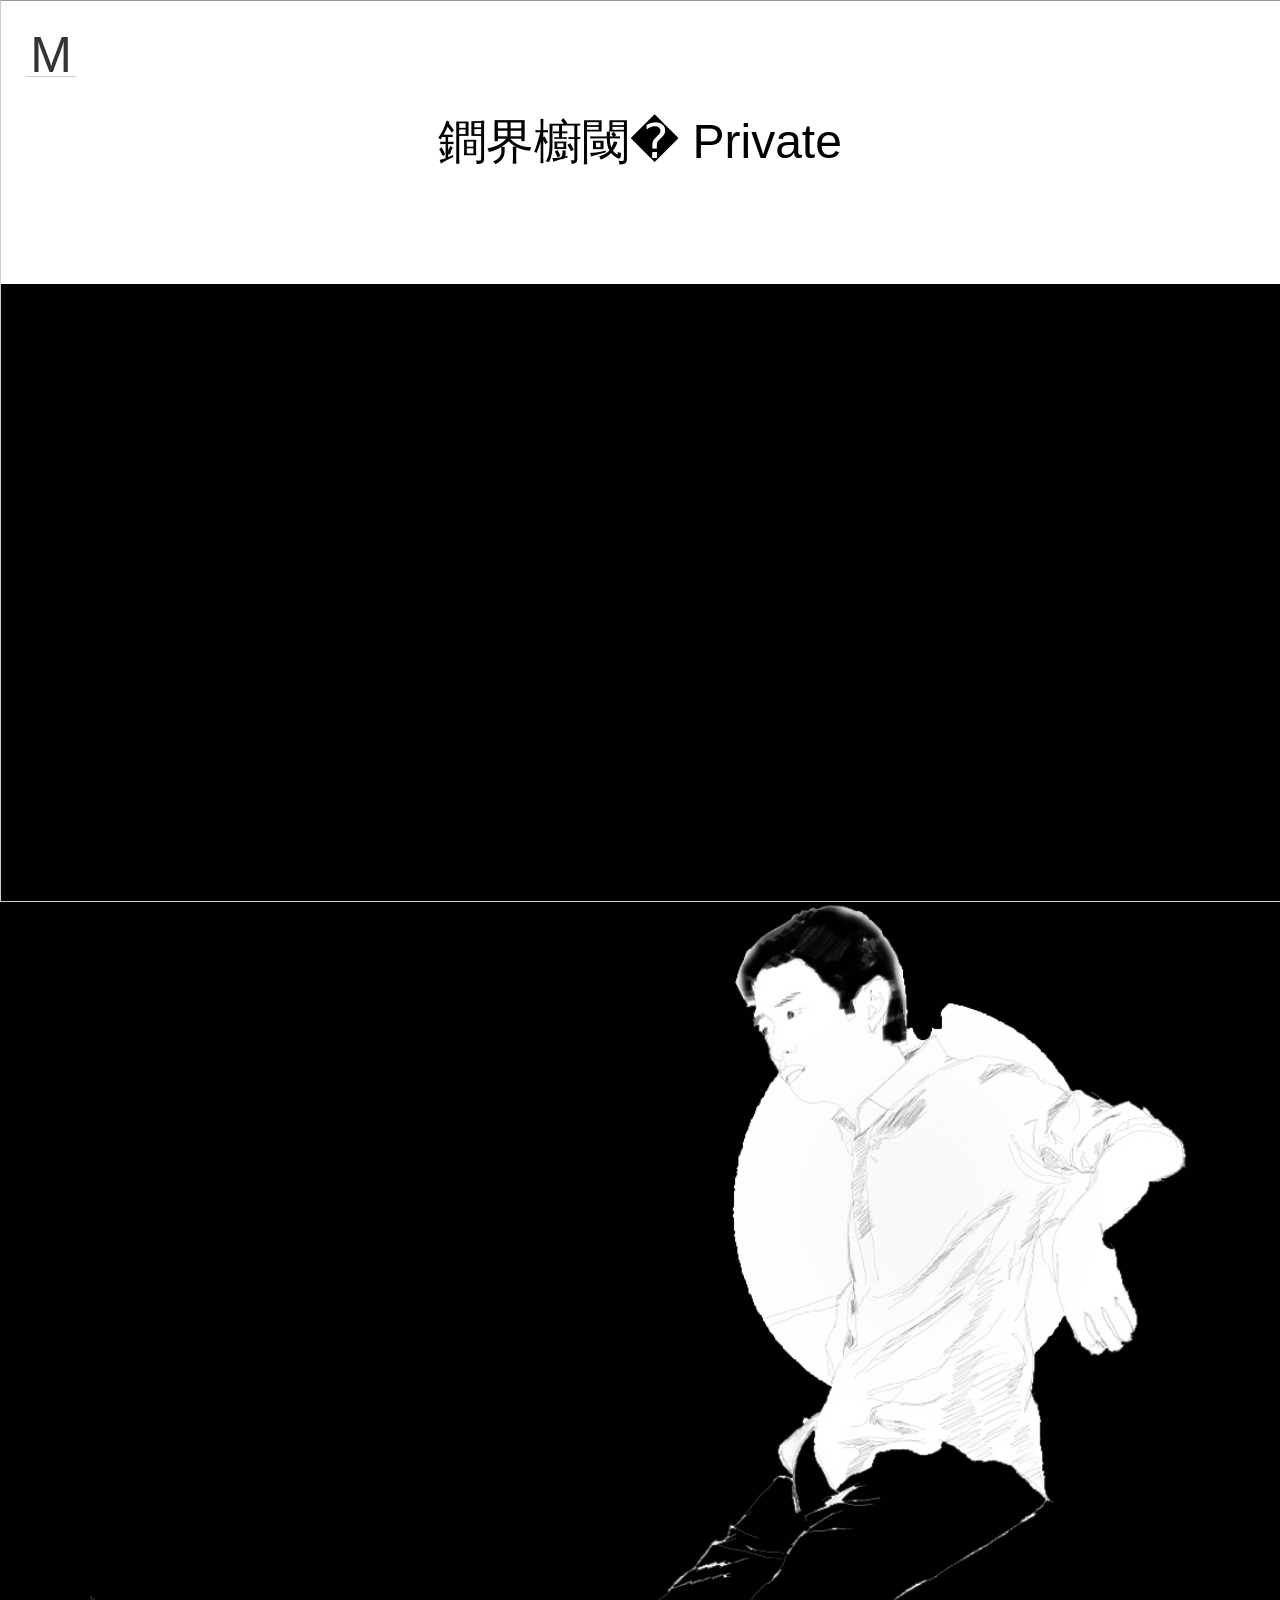
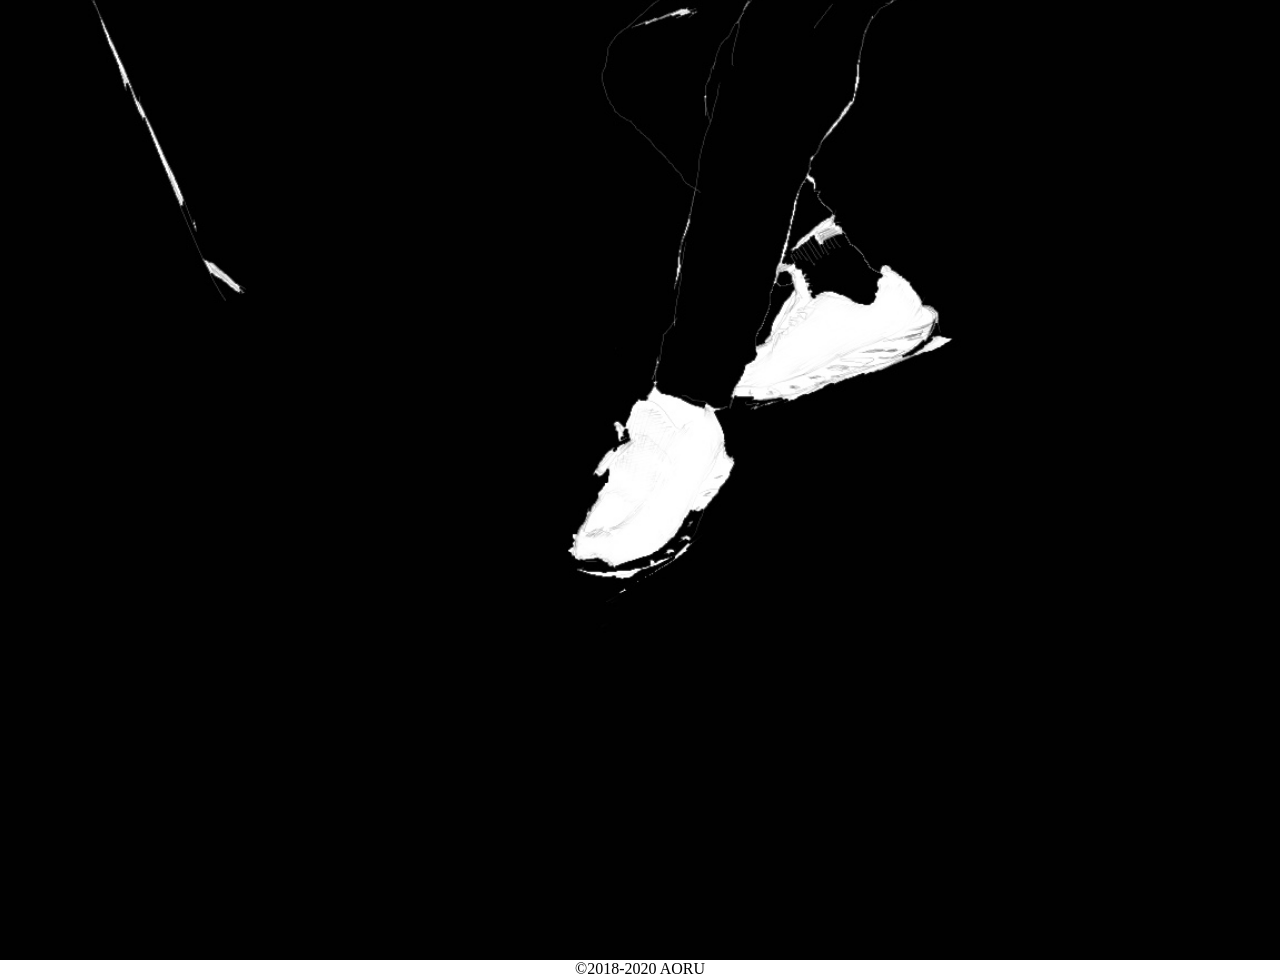
<file: About.html>
<head>
<link href="bdm.ico" mce_href="bdm.ico" rel="bookmark" type="image/x-icon" /> 
<link href="bdm.ico" mce_href="bdm.ico" rel="icon" type="image/x-icon" /> 
<link href="bdm.ico" mce_href="bdm.ico" rel="shortcut icon" type="image/x-icon" />
<meta http-equiv="Content-Type" content="text/html; charset=gb2312" />
<title>::AORU::白登铭 Private-关于</title>
<style type="text/css">
<!--
.STYLE1 {font-family: Arial, Helvetica, sans-serif}
	font-family: Arial, Helvetica, sans-serif;
	color: #000000;
}
a:visited {
	color: #000000;
	text-decoration: none;
}
a:hover {
	color: #999999;
	text-decoration: none;
}
a:active {
	color: #000000;
	text-decoration: none;
}
a:link {
	text-decoration: none;
	font-size: 10px;
	text-align: center;
}
.STYLE3 {
	font-size: large;
	font-weight: bold;
}
body {
	margin-top: 0px;
	margin-left: 0px;
	margin-right: 0px;

	background-repeat: repeat-x;
}
.STYLE12 {font-size: 13px}
.d1 {
	text-align: center;
}
.d1 {
	font-size: 36px;
	font-family: Verdana, Geneva, sans-serif;
}
p {
	text-align: center;
}
#master {
	text-align: center;
	margin-bottom: 0px;
}
.d1 {
	font-size: 72px;
	color: #F00;
}
#CollapsiblePanel1 .CollapsiblePanelContent table tr td {
	text-align: center;
	background-color: #FFF;
	font-size: 50px;
	font-weight: normal;
}
#CollapsiblePanel1 .CollapsiblePanelContent table {
	font-family: Verdana, Geneva, sans-serif;
	font-size: 25px;
}
td {
	text-align: left;
	font-family: Verdana, Geneva, sans-serif;
}
body p {
	font-size: 36px;
}
body p {
	text-align: left;
}
body p {
	text-align: center;
	font-family: Arial, Helvetica, sans-serif;
	font-size: 48px;
}
-->
</style>
<link href="SpryCollapsiblePanel.css" rel="stylesheet" type="text/css">
<script src="SpryCollapsiblePanel.js" type="text/javascript"></script>
<body>

<style>
html{height:100%; width:100%}
body{height:100%; width:100%}
.CollapsiblePanel{ height:100%;width:100%;
	
	position:fixed;
	top:0;	
	}

 </style>
<div id="CollapsiblePanel1" class="CollapsiblePanel">
  <div class="CollapsiblePanelTab" border="0" >M</div>
  <div class="CollapsiblePanelContent"><table width="600"  border="0" align="center" cellpadding="25" cellspacing="0">
  <tr>
    <td><a href="index.html">首页</a></td>
  </tr>
  <tr>
    <td><a href="About.html">关于</a></td>
  </tr>
  <tr>
    <td><a href="Work.html">内容</a></td>
  </tr>
  <tr>
    <td><a href="Contact.html">联系</a></td>
  </tr>
</table>
</div>
</div>
<table width="100%"  border="0" align="center" cellpadding="10" cellspacing="100" top="0">
  <tr>
    <td align="center" valign="middle"></a>
    <p>白登铭
     Private</p>
    <p></p>
 </td>
	</tr>
  </table>
  <img src="BDMPIC.jpg" width="100%" height="width">
<style>
html{width:100%}
body{width:100%}
 #master {width:100%;
      
      bottom:0;
      text-align :center;

        }

  </style>
<div id="master" >

&copy;2018-2020 AORU

</div>
<script type="text/javascript">
var CollapsiblePanel1 = new Spry.Widget.CollapsiblePanel("CollapsiblePanel1", {contentIsOpen:false, enableAnimation:false});
</script>
</body>
</file>
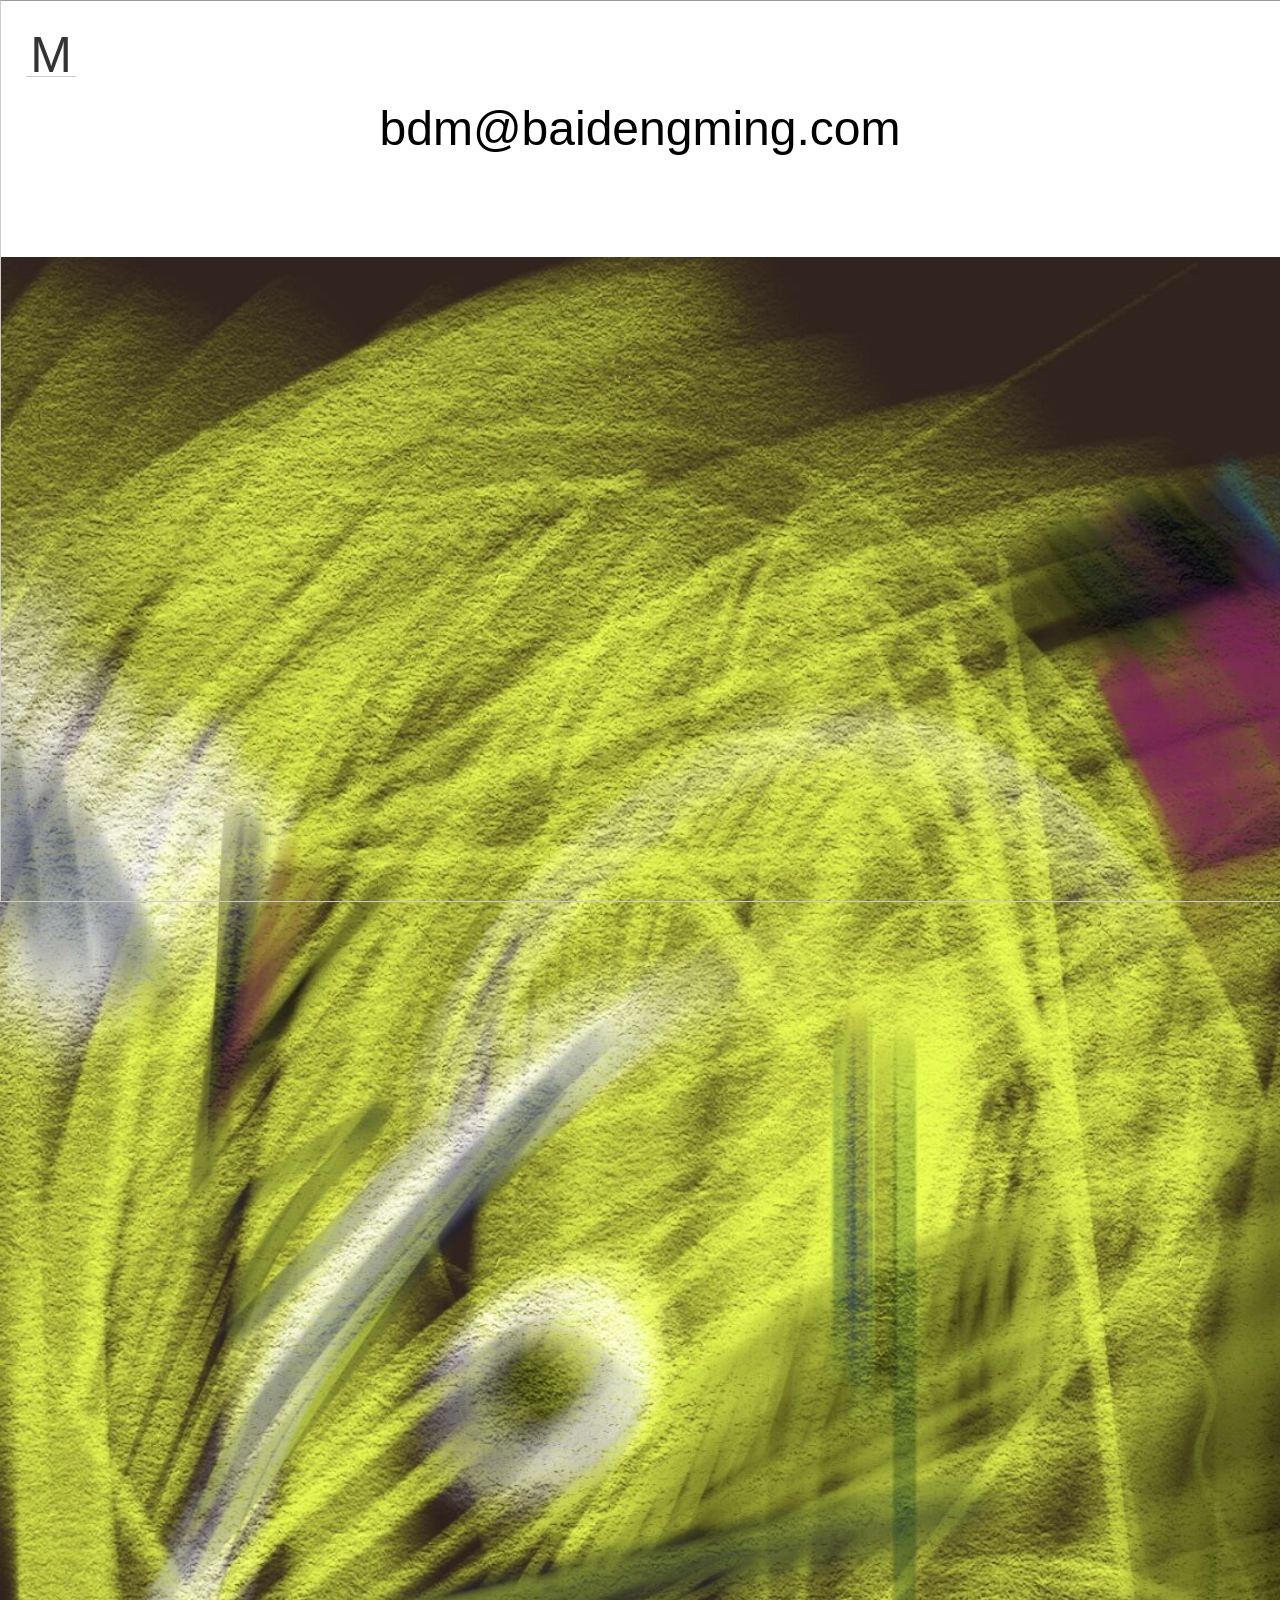
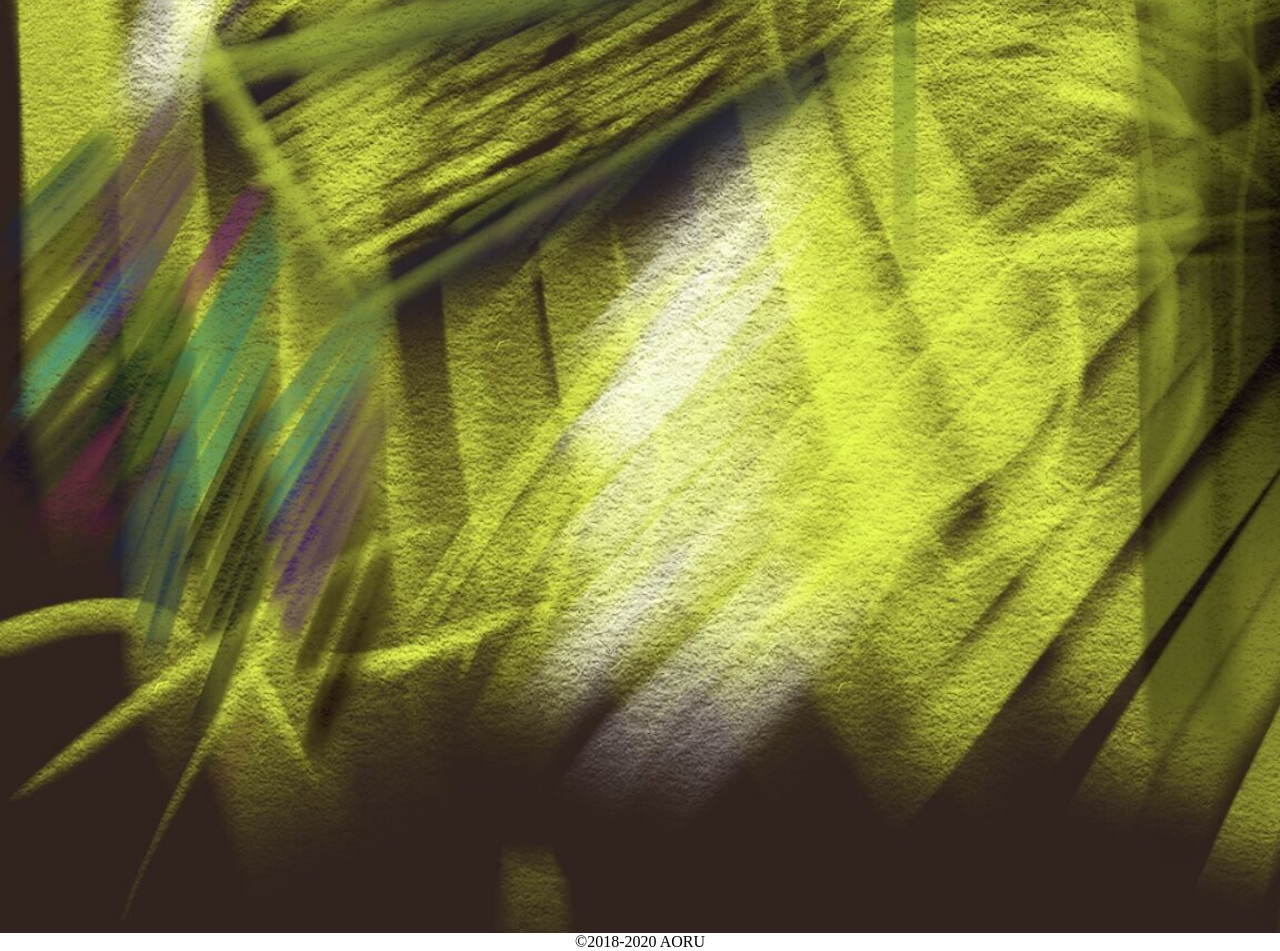
<file: Contact.html>
<head>
<link href="bdm.ico" mce_href="bdm.ico" rel="bookmark" type="image/x-icon" /> 
<link href="bdm.ico" mce_href="bdm.ico" rel="icon" type="image/x-icon" /> 
<link href="bdm.ico" mce_href="bdm.ico" rel="shortcut icon" type="image/x-icon" />
<meta http-equiv="Content-Type" content="text/html; charset=gb2312" />
<title>::AORU::白登铭 Private-联系</title>
<style type="text/css">
<!--
.STYLE1 {font-family: Arial, Helvetica, sans-serif}
	font-family: Arial, Helvetica, sans-serif;
	color: #000000;
}
a:visited {
	color: #000000;
	text-decoration: none;
}
a:hover {
	color: #999999;
	text-decoration: none;
}
a:active {
	color: #000000;
	text-decoration: none;
}
a:link {
	text-decoration: none;
	font-size: 10px;
	text-align: center;
}
.STYLE3 {
	font-size: large;
	font-weight: bold;
}
body {
	margin-top: 0px;
	margin-left: 0px;
	margin-right: 0px;

	background-repeat: repeat-x;
}
.STYLE12 {font-size: 13px}
.d1 {
	text-align: center;
}
.d1 {
	font-size: 36px;
	font-family: Verdana, Geneva, sans-serif;
}
p {
	text-align: center;
}
#master {
	text-align: center;
	margin-bottom: 0px;
}
.d1 {
	font-size: 72px;
	color: #F00;
}
#CollapsiblePanel1 .CollapsiblePanelContent table tr td {
	text-align: center;
	background-color: #FFF;
	font-size: 50px;
	font-weight: normal;
}
#CollapsiblePanel1 .CollapsiblePanelContent table {
	font-family: Verdana, Geneva, sans-serif;
	font-size: 25px;
}
td {
	text-align: left;
	font-family: Verdana, Geneva, sans-serif;
}
body p {
	font-size: 36px;
}
body p {
	text-align: left;
}
body p {
	text-align: justify;
}
body p {
	font-family: Arial, Helvetica, sans-serif;
	text-align: center;
}
body table tr td {
	font-family: Arial, Helvetica, sans-serif;
}
body table tr td {
	text-align: center;
}
body table tr td {
	font-size: 36px;
}
body table tr td {
	font-size: 48px;
}
-->
</style>
<link href="SpryCollapsiblePanel.css" rel="stylesheet" type="text/css">
<script src="SpryCollapsiblePanel.js" type="text/javascript"></script>
<body>

<style>
html{height:100%; width:100%}
body{height:100%; width:100%}
.CollapsiblePanel{ height:100%;width:100%;
	
	position:fixed;
	top:0;	
	}

 </style>
<div id="CollapsiblePanel1" class="CollapsiblePanel">
  <div class="CollapsiblePanelTab" border="0" >M</div>
  <div class="CollapsiblePanelContent"><table width="600"  border="0" align="center" cellpadding="25" cellspacing="0">
  <tr>
    <td><a href="index.html">首页</a></td>
  </tr>
  <tr>
    <td><a href="About.html">关于</a></td>
  </tr>
  <tr>
    <td><a href="Work.html">内容</a></td>
  </tr>
  <tr>
    <td><a href="Contact.html">联系</a></td>
  </tr>
</table>
</div>
</div>
<table width="100%"  border="0" align="center" cellspacing="100" top="0">
  <tr>
    <td nowrap></a>bdm@baidengming.com
      <p></p>
	    <p></p></td>
    
     
  </tr>
  </table>
  <img src="bar4.jpg" width="100%" height="width" align="center">
<style>
html{width:100%}
body{width:100%}
 #master {width:100%;
      
      bottom:0;
      text-align :center;

        }

  </style>
<div id="master" >

&copy;2018-2020 AORU

</div>
<script type="text/javascript">
var CollapsiblePanel1 = new Spry.Widget.CollapsiblePanel("CollapsiblePanel1", {contentIsOpen:false, enableAnimation:false});
</script>
</body>
</file>
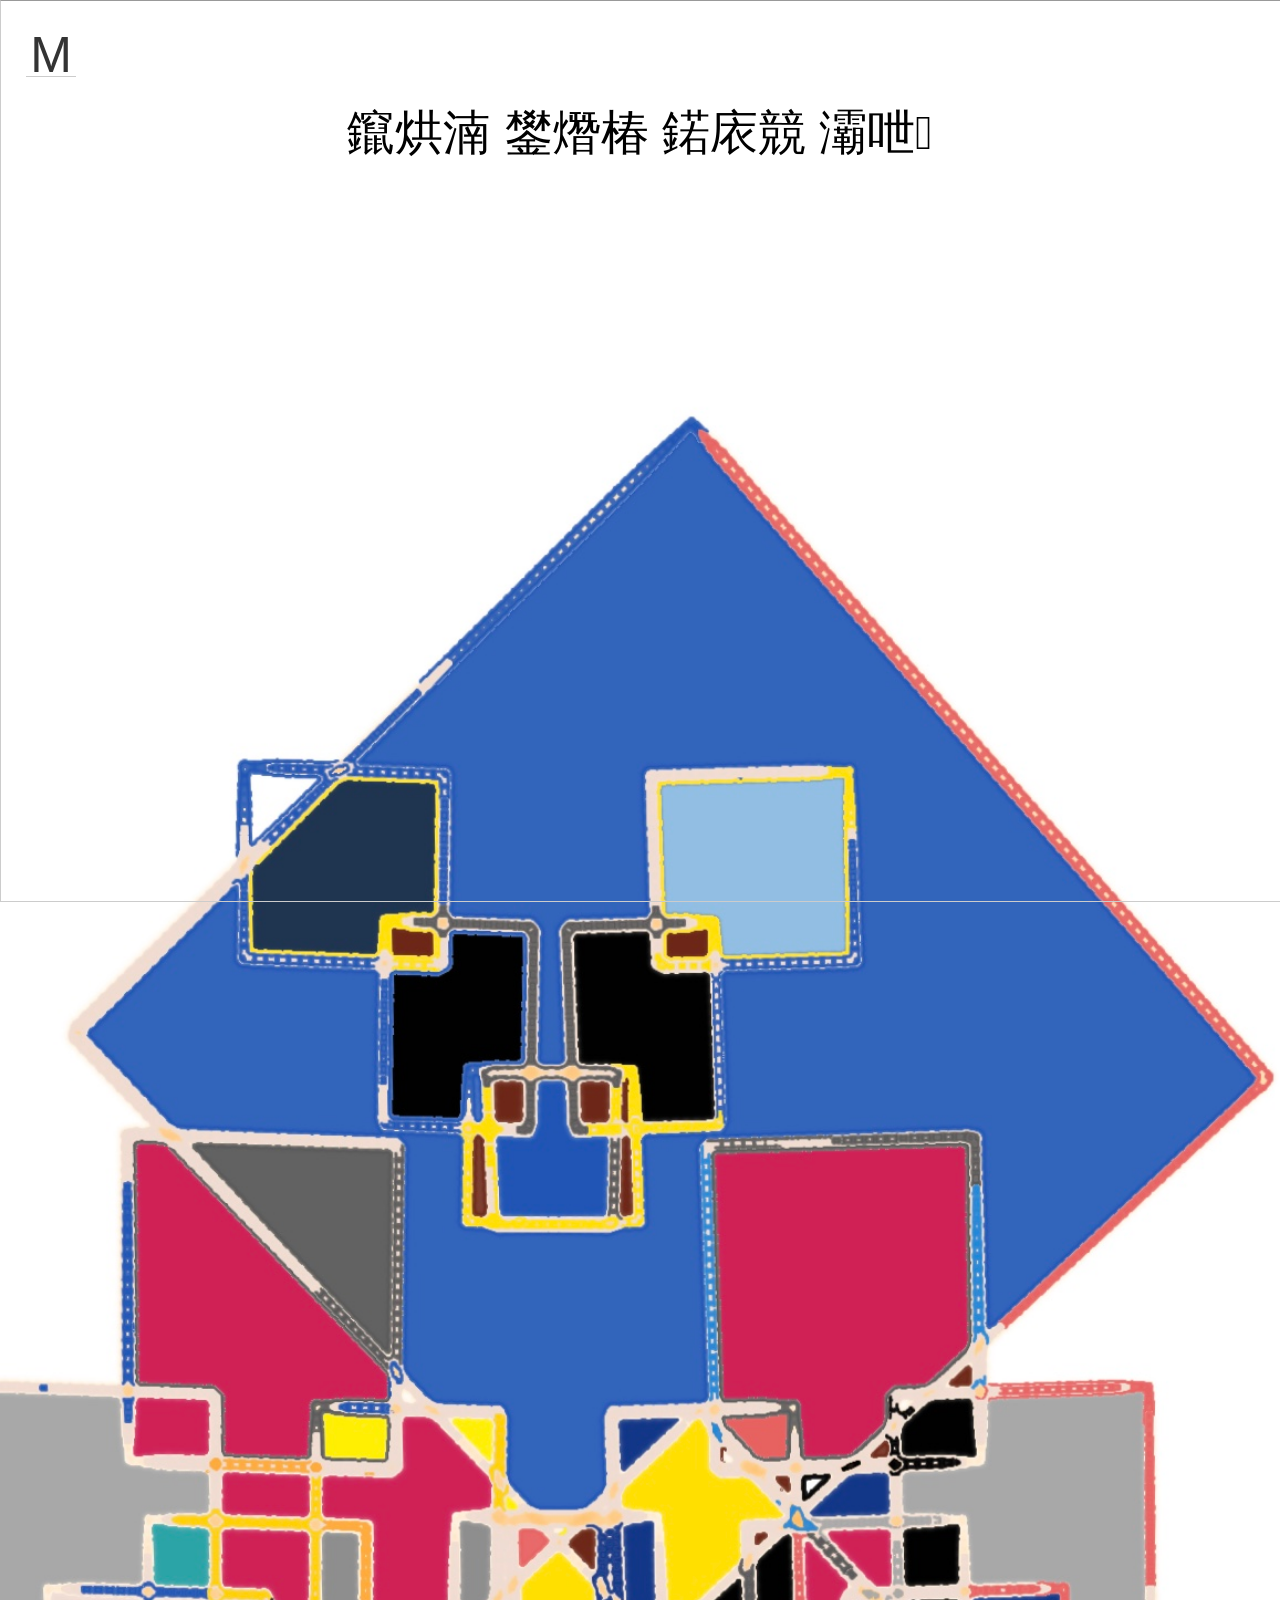
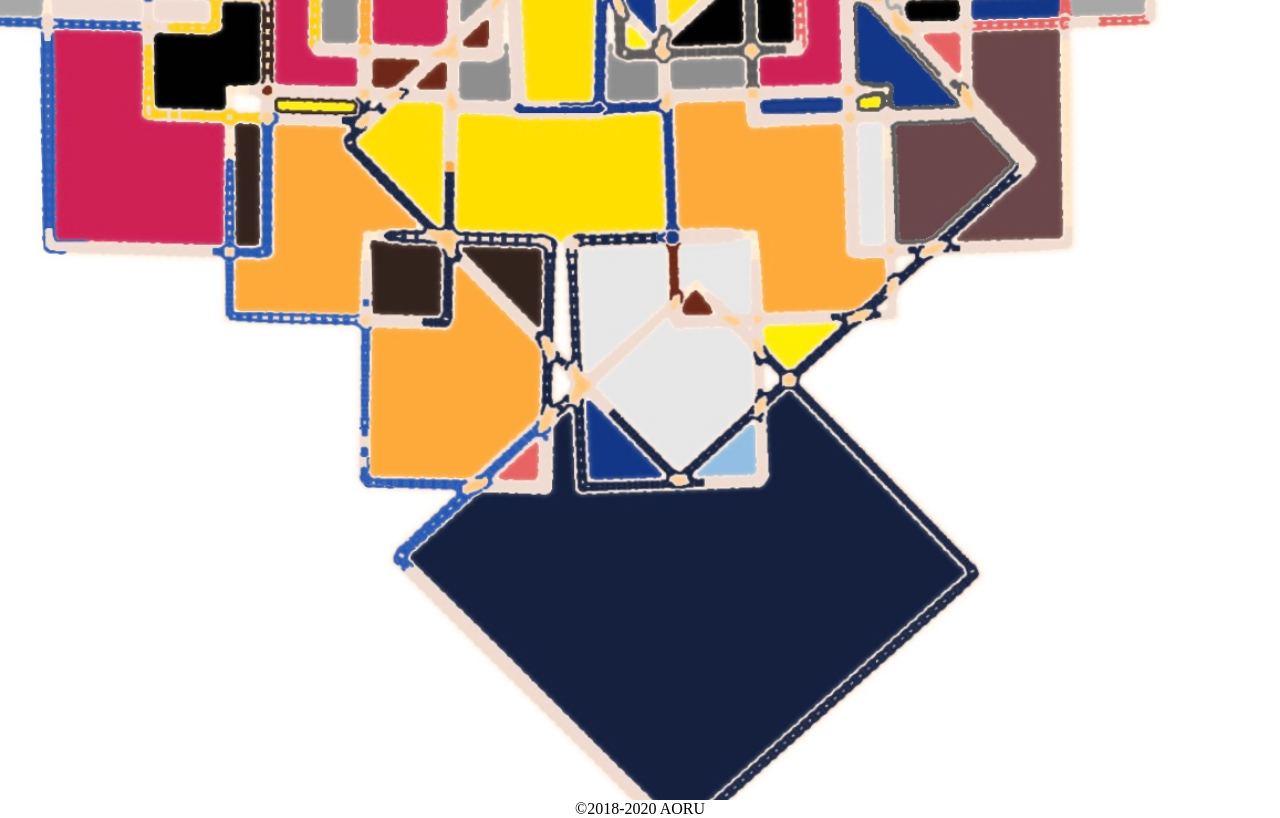
<file: Work.html>
<head>
<link href="bdm.ico" mce_href="bdm.ico" rel="bookmark" type="image/x-icon" /> 
<link href="bdm.ico" mce_href="bdm.ico" rel="icon" type="image/x-icon" /> 
<link href="bdm.ico" mce_href="bdm.ico" rel="shortcut icon" type="image/x-icon" />
<meta http-equiv="Content-Type" content="text/html; charset=gb2312" />
<title>::AORU::白登铭 Private-内容</title>
<style type="text/css">
<!--
.STYLE1 {font-family: Arial, Helvetica, sans-serif}
	font-family: Arial, Helvetica, sans-serif;
	color: #000000;
}
a:visited {
	color: #000000;
	text-decoration: none;
}
a:hover {
	color: #999999;
	text-decoration: none;
}
a:active {
	color: #000000;
	text-decoration: none;
}
a:link {
	text-decoration: none;
	font-size: 10px;
	text-align: center;
}
.STYLE3 {
	font-size: large;
	font-weight: bold;
}
body {
	margin-top: 0px;
	margin-left: 0px;
	margin-right: 0px;

	background-repeat: repeat-x;
}
.STYLE12 {font-size: 13px}
.d1 {
	text-align: center;
}
.d1 {
	font-size: 36px;
	font-family: Verdana, Geneva, sans-serif;
}
p {
	text-align: center;
}
#master {
	text-align: center;
	margin-bottom: 0px;
}
.d1 {
	font-size: 72px;
	color: #F00;
}
#CollapsiblePanel1 .CollapsiblePanelContent table tr td {
	text-align: center;
	background-color: #FFF;
	font-size: 50px;
	font-weight: normal;
}
#CollapsiblePanel1 .CollapsiblePanelContent table {
	font-family: Verdana, Geneva, sans-serif;
	font-size: 25px;
}
td {
	text-align: left;
	font-family: Verdana, Geneva, sans-serif;
}
body p {
	font-size: 36px;
}
body p {
	text-align: left;
}
body p {
	text-align: justify;
}
body p {
	font-family: Arial, Helvetica, sans-serif;
}
body p {
	text-align: center;
}
body table tr td {
	font-family: Arial, Helvetica, sans-serif;
}
body table tr td {
	text-align: center;
}
body table tr td {
	font-size: 48px;
}
-->
</style>
<link href="SpryCollapsiblePanel.css" rel="stylesheet" type="text/css">
<script src="SpryCollapsiblePanel.js" type="text/javascript"></script>
<body>

<style>
html{height:100%; width:100%}
body{height:100%; width:100%}
.CollapsiblePanel{ height:100%;width:100%;
	
	position:fixed;
	top:0;	
	}

 </style>
<div id="CollapsiblePanel1" class="CollapsiblePanel">
  <div class="CollapsiblePanelTab" border="0" >M</div>
  <div class="CollapsiblePanelContent"><table width="600"  border="0" align="center" cellpadding="25" cellspacing="0">
  <tr>
    <td><a href="index.html">首页
    </a></td>
  </tr>
  <tr>
    <td><a href="About.html">关于</a></td>
  </tr>
  <tr>
    <td><a href="Work.html">内容</a></td>
  </tr>
  <tr>
    <td><a href="Contact.html">联系
    </a></td>
  </tr>
</table>
</div>
</div>
<table width="100%"  border="0" align="center" cellspacing="100" top="0">
  <tr>
    <td></a>艺术 生活 城市 居家
      <p></p>
    <p></p></td>
  </tr>
</table>
  <img src="BDM.jpg" width="100%" height="width" align="center">
<style>
html{width=100%  height=100%}
body{width:100%}
 #master {width:100%;
      
      bottom:0;
      text-align :center;

        }

  </style>
<div id="master" >

&copy;2018-2020 AORU

</div>
<script type="text/javascript">
var CollapsiblePanel1 = new Spry.Widget.CollapsiblePanel("CollapsiblePanel1", {contentIsOpen:false, enableAnimation:false});
</script>
</body>
</file>
<file: SpryCollapsiblePanel.css>
@charset "UTF-8";

/* SpryCollapsiblePanel.css - version 0.5 - Spry Pre-Release 1.6.1 */

/* Copyright (c) 2006. Adobe Systems Incorporated. All rights reserved. */

/* This is the selector for the main CollapsiblePanel container. For our
 * default style, the CollapsiblePanel is responsible for drawing the borders
 * around the widget.
 *
 * If you want to constrain the width of the CollapsiblePanel widget, set a width on
 * the CollapsiblePanel container. By default, our CollapsiblePanel expands horizontally to fill
 * up available space.
 *
 * The name of the class ("CollapsiblePanel") used in this selector is not necessary
 * to make the widget function. You can use any class name you want to style the
 * CollapsiblePanel container.
 */
.CollapsiblePanel {
	margin: 0px;
	padding: 0px;
	border-left: solid 1px #CCC;
	border-right: solid 1px #999;
	border-top: solid 1px #999;
	border-bottom: solid 1px #CCC;
}

/* This is the selector for the CollapsiblePanelTab. This container houses
 * the title for the panel. This is also the container that the user clicks
 * on to open or close the panel.
 *
 * The name of the class ("CollapsiblePanelTab") used in this selector is not necessary
 * to make the widget function. You can use any class name you want to style an
 * CollapsiblePanel panel tab container.
 */
.CollapsiblePanelTab {
	border-bottom: solid 1px #CCC;
	cursor: pointer;
	-moz-user-select: none;
	-khtml-user-select: none;
	font-size: 50px;
	font-family: Verdana, Geneva, sans-serif;
	font-weight: normal;
	margin-right: 0px;
	margin-bottom: 0px;
	padding-top: 25px;
	padding-left: 25px;
}

/* This is the selector for a CollapsiblePanel's Content area. It's important to note that
 * you should never put any padding on the content area element if you plan to
 * use the CollapsiblePanel's open/close animations. Placing a non-zero padding on the content
 * element can cause the CollapsiblePanel to abruptly grow in height while the panels animate.
 *
 * The name of the class ("CollapsiblePanelContent") used in this selector is not necessary
 * to make the widget function. You can use any class name you want to style a
 * CollapsiblePanel content container.
 */
.CollapsiblePanelContent {
	margin: 0px;
	padding: 0px;
	text-align: center;
}

/* An anchor tag can be used inside of a CollapsiblePanelTab so that the
 * keyboard focus ring appears *inside* the tab instead of around the tab.
 * This is an example of how to make the text within the anchor tag look
 * like non-anchor (normal) text.
 */
.CollapsiblePanelTab a {
	color: black;
	text-decoration: none;
}

/* This is an example of how to change the appearance of the panel tab that is
 * currently open. The class "CollapsiblePanelOpen" is programatically added and removed
 * from panels as the user clicks on the tabs within the CollapsiblePanel.
 */
.CollapsiblePanelOpen .CollapsiblePanelTab {
	font-size: 50px;
	color: #FF0000;
	font-weight: normal;
	height: 50px;
	width: 50px;
	margin: 25px;
	padding: 0px;
	text-align: center;
}

/* This is an example of how to change the appearance of the panel tab when the
 * CollapsiblePanel is closed. The "CollapsiblePanelClosed" class is programatically added and removed
 * whenever the CollapsiblePanel is closed.
 */

.CollapsiblePanelClosed .CollapsiblePanelTab {
	font-family: Verdana, Geneva, sans-serif;
	font-size: 50px;
	font-weight: normal;
	color: #333;
	margin: 25px;
	height: 50px;
	width: 50px;
	text-align: center;
	padding: 0px;
	text-decoration: none;
 /* background-color: #EFEFEF */
}

/* This is an example of how to change the appearance of the panel tab as the
 * mouse hovers over it. The class "CollapsiblePanelTabHover" is programatically added
 * and removed from panel tab containers as the mouse enters and exits the tab container.
 */
.CollapsiblePanelTabHover,  .CollapsiblePanelOpen .CollapsiblePanelTabHover {
	background-color: #CCC;
}

/* This is an example of how to change the appearance of all the panel tabs when the
 * CollapsiblePanel has focus. The "CollapsiblePanelFocused" class is programatically added and removed
 * whenever the CollapsiblePanel gains or loses keyboard focus.
 */
.CollapsiblePanelFocused .CollapsiblePanelTab {
	background-color: #3399FF;
}
</file>
